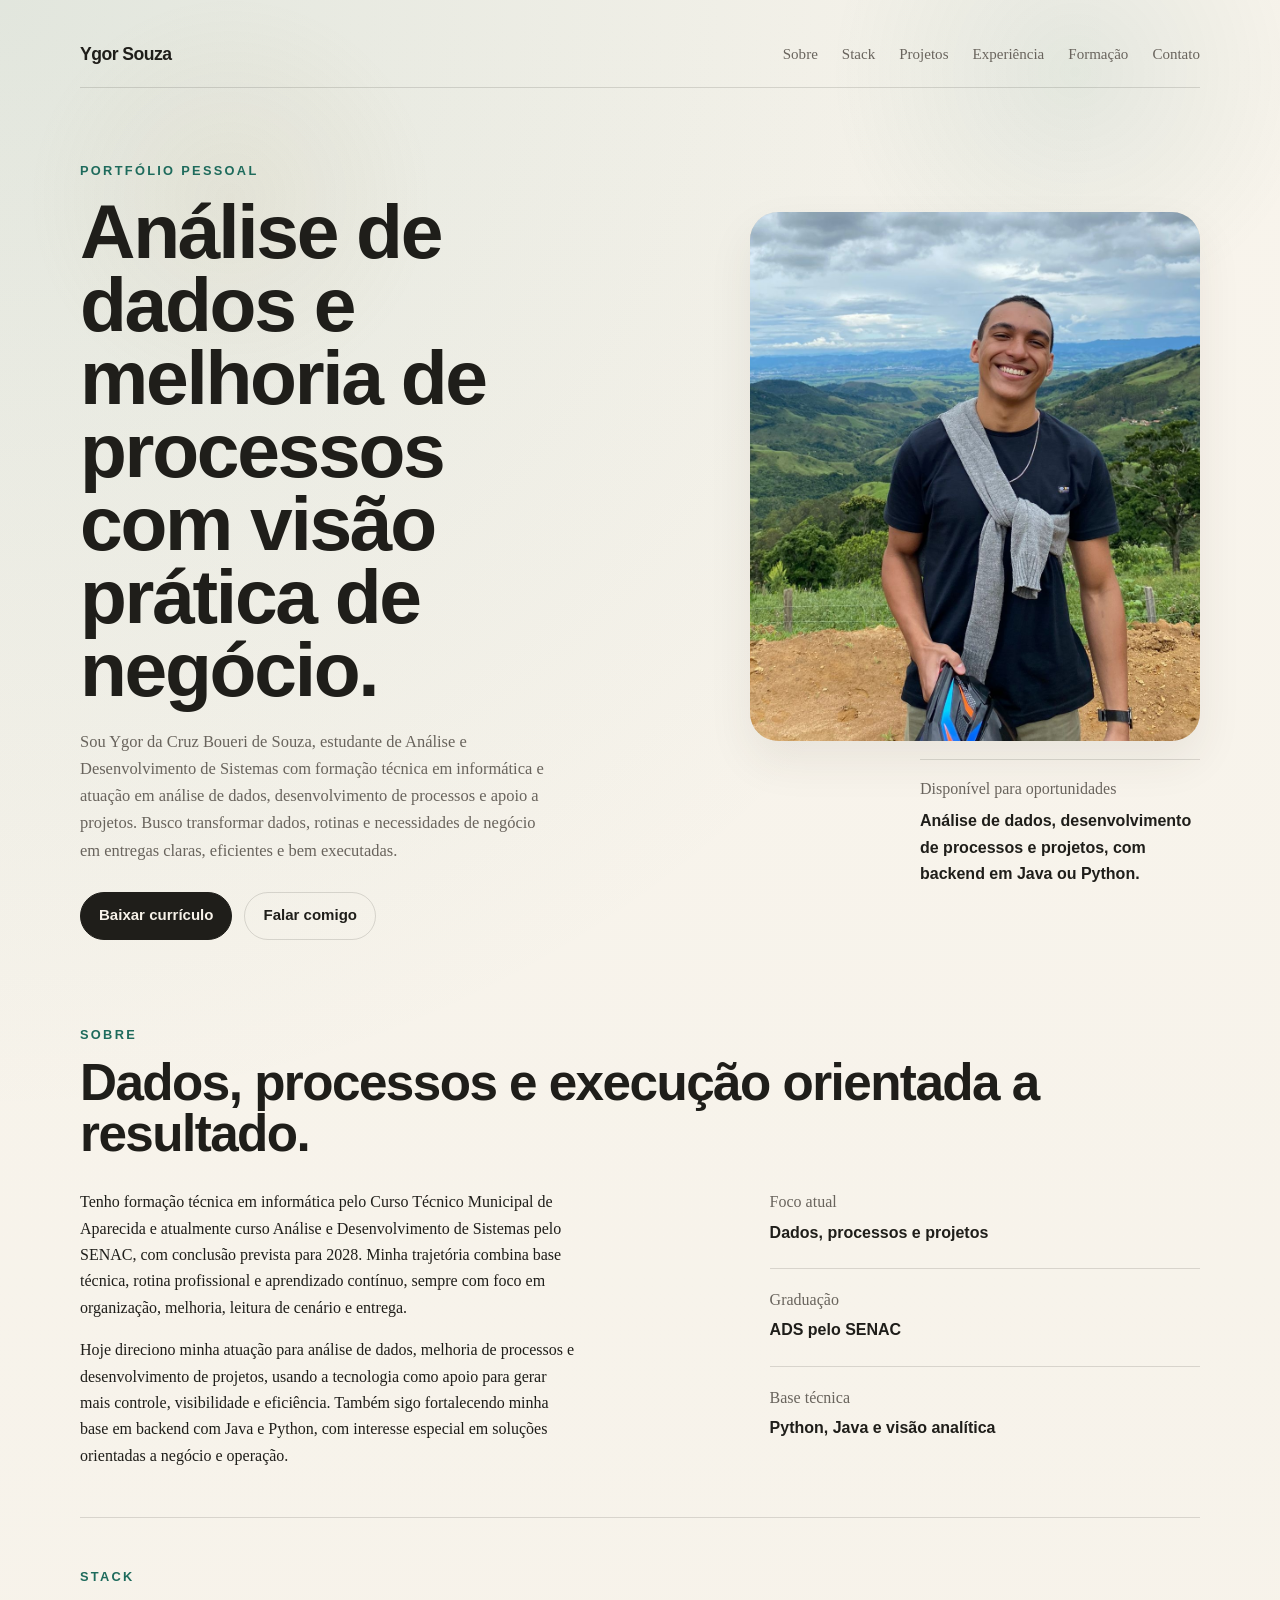
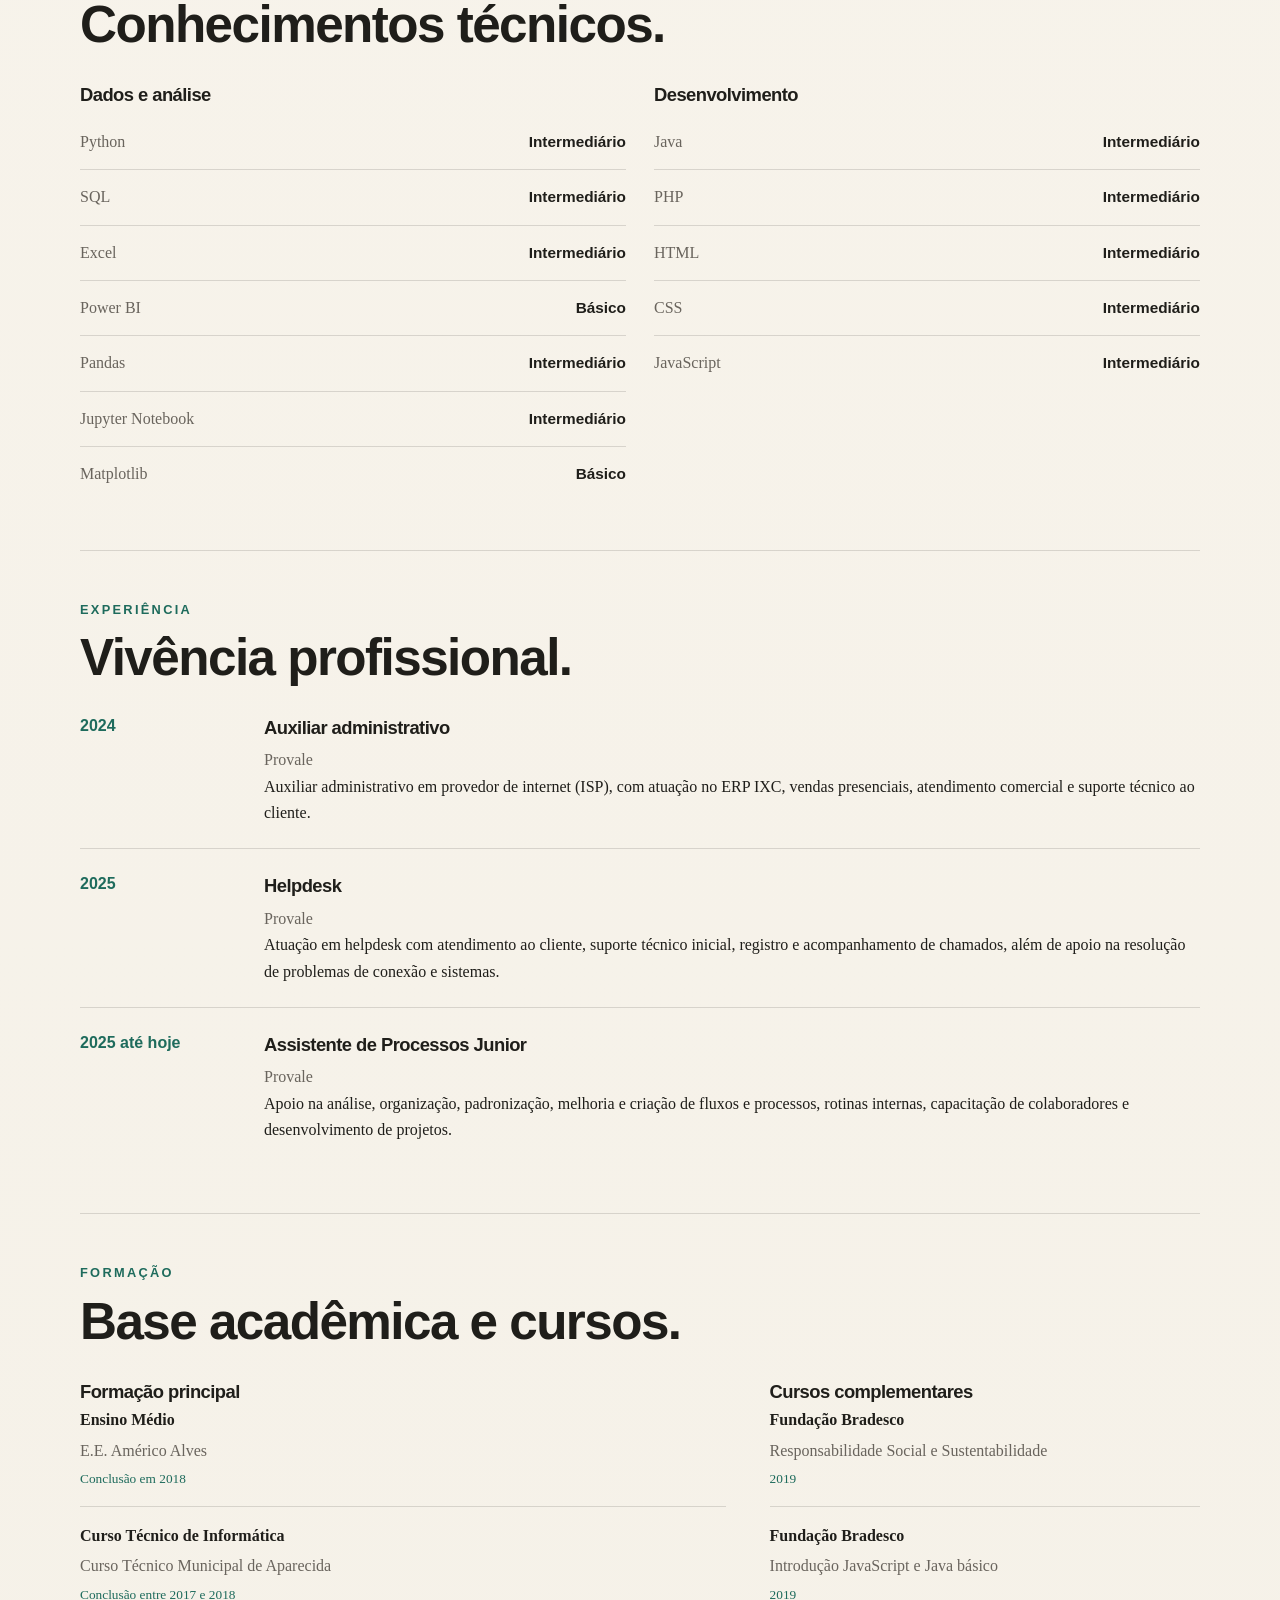
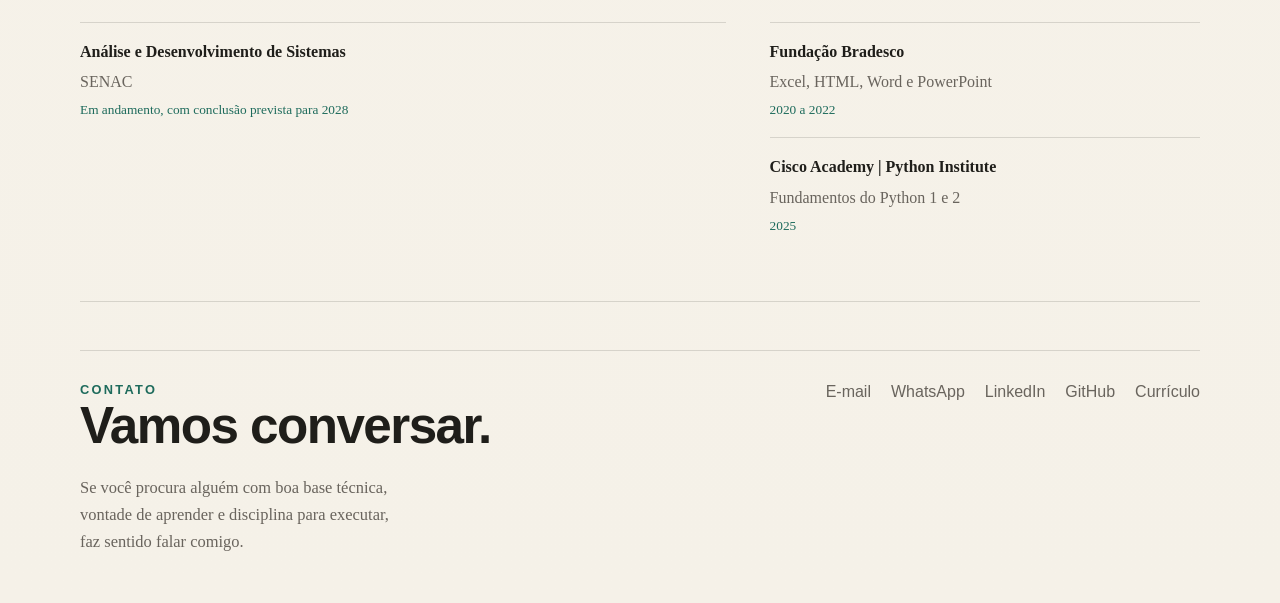
<file: index.html>
<!DOCTYPE html>
<html lang="pt-BR">
<head>
    <meta charset="UTF-8">
    <meta name="viewport" content="width=device-width, initial-scale=1.0">
    <meta name="description" content="Portfólio de Ygor da Cruz B. Souza, com foco em análise de dados, melhoria de processos, projetos e desenvolvimento backend com Java e Python.">
    <title>Ygor da Cruz B. Souza | Portfólio</title>
    <link rel="icon" type="image/svg+xml" href="Img/Logo.png">
    <link rel="stylesheet" href="Css/Style.css">
</head>
<body>
    <div class="page-accent" aria-hidden="true"></div>

    <!-- Navegação principal compartilhada com a página de projetos. -->
    <header class="site-header">
        <div class="shell nav-shell">
            <a class="brand reveal" href="#inicio">Ygor Souza</a>
            <nav class="site-nav reveal reveal-delay-1" aria-label="Navegação principal">
                <a href="#sobre">Sobre</a>
                <a href="#stack">Stack</a>
                <a href="projetos.html">Projetos</a>
                <a href="#experiencia">Experiência</a>
                <a href="#formacao">Formação</a>
                <a href="#contato">Contato</a>
            </nav>
        </div>
    </header>

    <main id="inicio">
        <!-- Hero com posicionamento profissional e CTA principal. -->
        <section class="hero shell">
            <div class="hero-copy">
                <p class="eyebrow reveal">Portfólio pessoal</p>
                <h1 class="reveal reveal-delay-1">Análise de dados e melhoria de processos com visão prática de negócio.</h1>
                <p class="lead reveal reveal-delay-2">
                    Sou Ygor da Cruz Boueri de Souza, estudante de Análise e Desenvolvimento de Sistemas com formação
                    técnica em informática e atuação em análise de dados, desenvolvimento de processos e apoio a
                    projetos. Busco transformar dados, rotinas e necessidades de negócio em entregas claras,
                    eficientes e bem executadas.
                </p>

                <div class="hero-actions reveal reveal-delay-3">
                    <a class="button primary" href="curriculo.pdf" target="_blank" rel="noopener noreferrer">Baixar currículo</a>
                    <a class="button ghost" href="#contato">Falar comigo</a>
                </div>
            </div>

            <div class="hero-media reveal reveal-delay-2">
                <div class="portrait-wrap">
                    <img src="Img/Ygor.jpeg" alt="Retrato de Ygor da Cruz B. Souza" class="portrait">
                </div>
                <div class="hero-note">
                    <span>Disponível para oportunidades</span>
                    <strong>Análise de dados, desenvolvimento de processos e projetos, com backend em Java ou Python.</strong>
                </div>
            </div>
        </section>

        <!-- Resumo de perfil e direcionamento atual. -->
        <section class="section shell" id="sobre">
            <div class="section-head reveal">
                <p class="eyebrow">Sobre</p>
                <h2>Dados, processos e execução orientada a resultado.</h2>
            </div>

            <div class="two-column">
                <div class="copy-block reveal reveal-delay-1">
                    <p>
                        Tenho formação técnica em informática pelo Curso Técnico Municipal de Aparecida e atualmente
                        curso Análise e Desenvolvimento de Sistemas pelo SENAC, com conclusão prevista para 2028. Minha
                        trajetória combina base técnica, rotina profissional e aprendizado contínuo, sempre com foco em
                        organização, melhoria, leitura de cenário e entrega.
                    </p>
                    <p>
                        Hoje direciono minha atuação para análise de dados, melhoria de processos e desenvolvimento de
                        projetos, usando a tecnologia como apoio para gerar mais controle, visibilidade e eficiência.
                        Também sigo fortalecendo minha base em backend com Java e Python, com interesse especial em
                        soluções orientadas a negócio e operação.
                    </p>
                </div>

                <ul class="fact-block reveal reveal-delay-2">
                    <li>
                        <span class="fact-label">Foco atual</span>
                        <strong>Dados, processos e projetos</strong>
                    </li>
                    <li>
                        <span class="fact-label">Graduação</span>
                        <strong>ADS pelo SENAC</strong>
                    </li>
                    <li>
                        <span class="fact-label">Base técnica</span>
                        <strong>Python, Java e visão analítica</strong>
                    </li>
                </ul>
            </div>
        </section>

        <!-- Conhecimentos agrupados por área para manutenção mais simples. -->
        <section class="section shell" id="stack">
            <div class="section-head reveal">
                <p class="eyebrow">Stack</p>
                <h2>Conhecimentos técnicos.</h2>
            </div>

            <div class="stack-grid">
                <article class="stack-group reveal reveal-delay-1">
                    <h3>Dados e análise</h3>
                    <ul>
                        <li><span>Python</span><strong>Intermediário</strong></li>
                        <li><span>SQL</span><strong>Intermediário</strong></li>
                        <li><span>Excel</span><strong>Intermediário</strong></li>
                        <li><span>Power BI</span><strong>Básico</strong></li>
                        <li><span>Pandas</span><strong>Intermediário</strong></li>
                        <li><span>Jupyter Notebook</span><strong>Intermediário</strong></li>
                        <li><span>Matplotlib</span><strong>Básico</strong></li>
                    </ul>
                </article>

                <article class="stack-group reveal reveal-delay-3">
                    <h3>Desenvolvimento</h3>
                    <ul>
                        <li><span>Java</span><strong>Intermediário</strong></li>
                        <li><span>PHP</span><strong>Intermediário</strong></li>
                        <li><span>HTML</span><strong>Intermediário</strong></li>
                        <li><span>CSS</span><strong>Intermediário</strong></li>
                        <li><span>JavaScript</span><strong>Intermediário</strong></li>
                    </ul>
                </article>
            </div>
        </section>

        <!-- Timeline profissional em ordem cronológica. -->
        <section class="section shell" id="experiencia">
            <div class="section-head reveal">
                <p class="eyebrow">Experiência</p>
                <h2>Vivência profissional.</h2>
            </div>

            <div class="timeline">
                <article class="timeline-item reveal reveal-delay-1">
                    <span class="timeline-year">2024</span>
                    <div>
                        <h3>Auxiliar administrativo</h3>
                        <p class="muted">Provale</p>
                        <p>Auxiliar administrativo em provedor de internet (ISP), com atuação no ERP IXC, vendas presenciais, atendimento comercial e suporte técnico ao cliente.</p>
                    </div>
                </article>

                <article class="timeline-item reveal reveal-delay-2">
                    <span class="timeline-year">2025</span>
                    <div>
                        <h3>Helpdesk</h3>
                        <p class="muted">Provale</p>
                        <p>Atuação em helpdesk com atendimento ao cliente, suporte técnico inicial, registro e acompanhamento de chamados, além de apoio na resolução de problemas de conexão e sistemas.</p>
                    </div>
                </article>

                <article class="timeline-item reveal reveal-delay-3">
                    <span class="timeline-year">2025 até hoje</span>
                    <div>
                        <h3>Assistente de Processos Junior</h3>
                        <p class="muted">Provale</p>
                        <p>Apoio na análise, organização, padronização, melhoria e criação de fluxos e processos, rotinas internas, capacitação de colaboradores e desenvolvimento de projetos.</p>
                    </div>
                </article>
            </div>
        </section>

        <!-- Formação principal separada dos cursos complementares. -->
        <section class="section shell" id="formacao">
            <div class="section-head reveal">
                <p class="eyebrow">Formação</p>
                <h2>Base acadêmica e cursos.</h2>
            </div>

            <div class="two-column education-layout">
                <div class="education-block reveal reveal-delay-1">
                    <h3>Formação principal</h3>
                    <ul class="entry-list">
                        <li>
                            <strong>Ensino Médio</strong>
                            <span>E.E. Américo Alves</span>
                            <small>Conclusão em 2018</small>
                        </li>
                        <li>
                            <strong>Curso Técnico de Informática</strong>
                            <span>Curso Técnico Municipal de Aparecida</span>
                            <small>Conclusão entre 2017 e 2018</small>
                        </li>
                        <li>
                            <strong>Análise e Desenvolvimento de Sistemas</strong>
                            <span>SENAC</span>
                            <small>Em andamento, com conclusão prevista para 2028</small>
                        </li>
                    </ul>
                </div>

                <div class="education-block reveal reveal-delay-2">
                    <h3>Cursos complementares</h3>
                    <ul class="entry-list">
                        <li>
                            <strong>Fundação Bradesco</strong>
                            <span>Responsabilidade Social e Sustentabilidade</span>
                            <small>2019</small>
                        </li>
                        <li>
                            <strong>Fundação Bradesco</strong>
                            <span>Introdução JavaScript e Java básico</span>
                            <small>2019</small>
                        </li>
                        <li>
                            <strong>Fundação Bradesco</strong>
                            <span>Excel, HTML, Word e PowerPoint</span>
                            <small>2020 a 2022</small>
                        </li>
                        <li>
                            <strong>Cisco Academy | Python Institute</strong>
                            <span>Fundamentos do Python 1 e 2</span>
                            <small>2025</small>
                        </li>
                    </ul>
                </div>
            </div>
        </section>

        <!-- Bloco final de contato com links diretos. -->
        <section class="section shell" id="contato">
            <div class="contact reveal">
                <div>
                    <p class="eyebrow">Contato</p>
                    <h2>Vamos conversar.</h2>
                    <p class="lead compact">
                        Se você procura alguém com boa base técnica, vontade de aprender e disciplina para executar, faz
                        sentido falar comigo.
                    </p>
                </div>

                <div class="contact-links">
                    <a href="mailto:ygor.c.boueri@gmail.com?subject=Contato%20via%20portf%C3%B3lio">E-mail</a>
                    <a href="https://wa.me/5512991654417?text=Ol%C3%A1" target="_blank" rel="noopener noreferrer">WhatsApp</a>
                    <a href="https://www.linkedin.com/in/ygorcruz/" target="_blank" rel="noopener noreferrer">LinkedIn</a>
                    <a href="https://github.com/YgorCruz" target="_blank" rel="noopener noreferrer">GitHub</a>
                    <a href="Curriculo.pdf" target="_blank" rel="noopener noreferrer">Currículo</a>
                </div>
            </div>
        </section>
    </main>

    <script src="Js/main.js"></script>
</body>
</html>
</file>
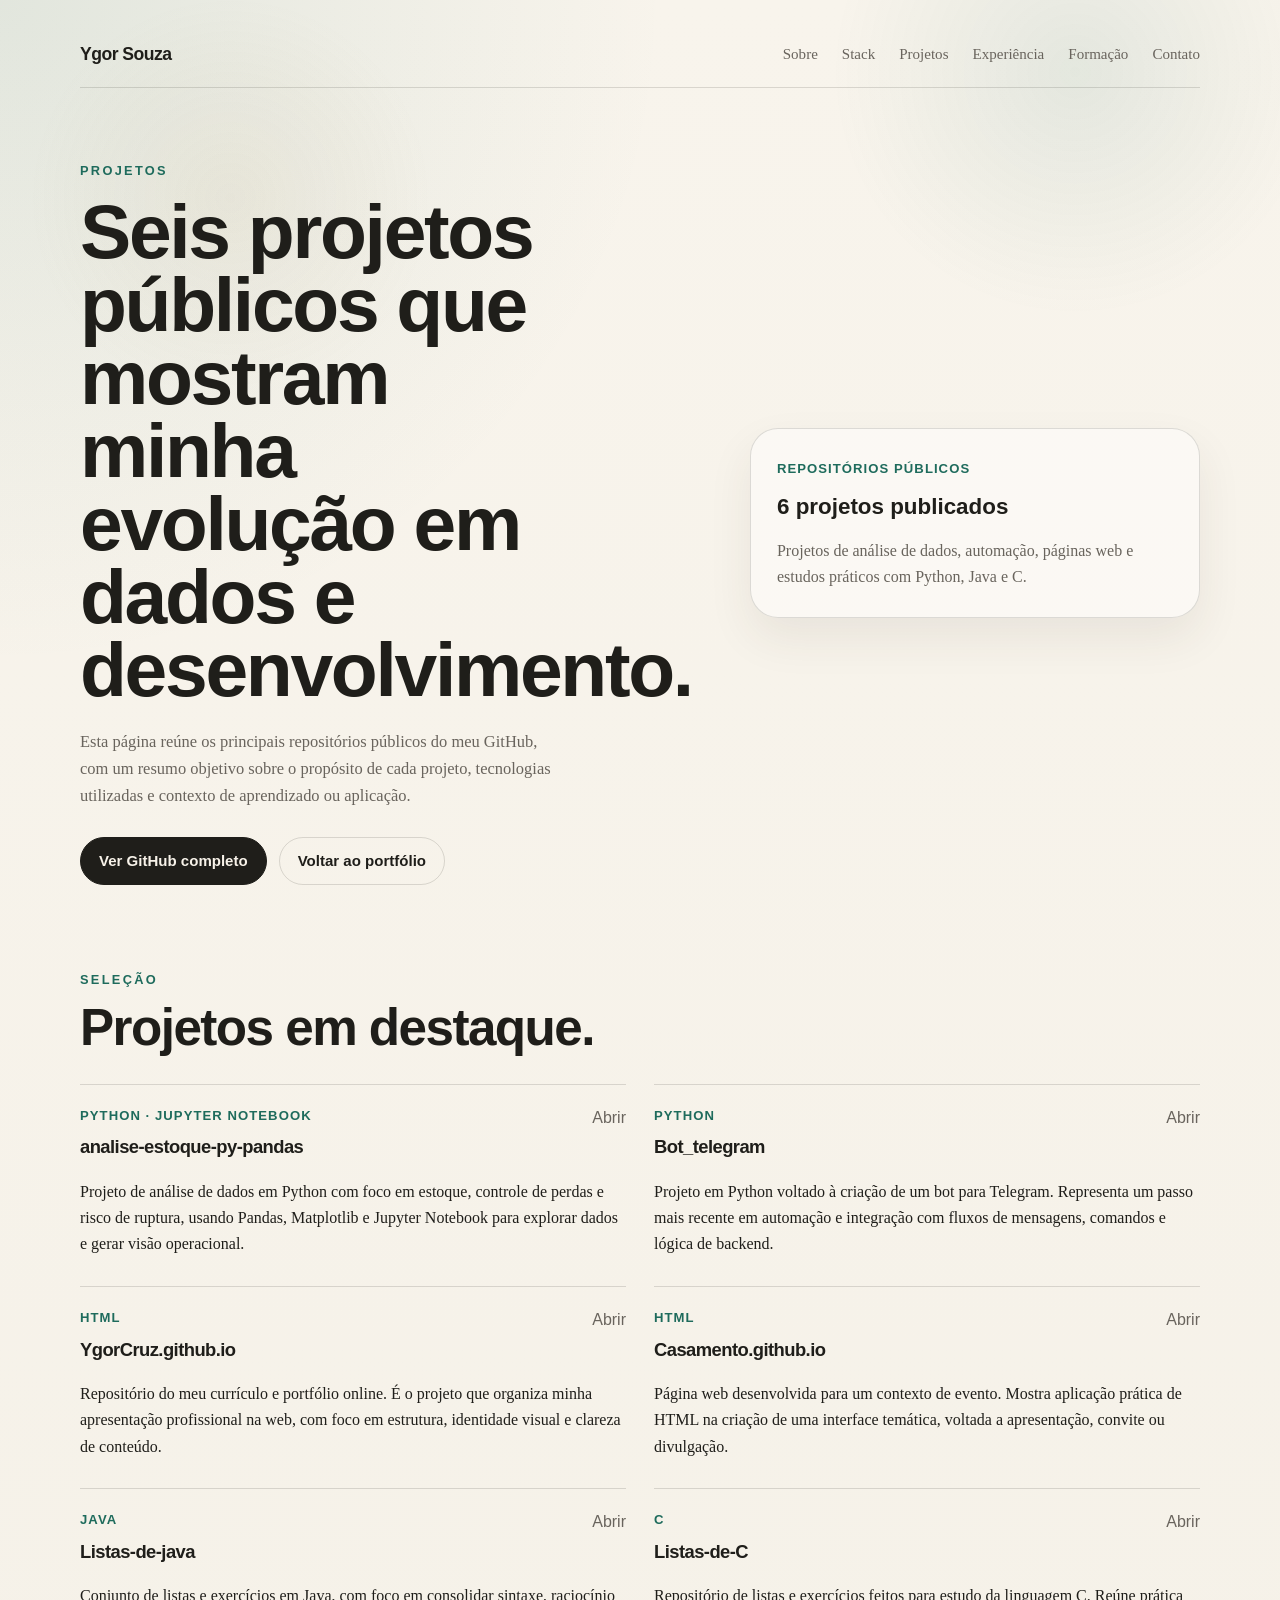
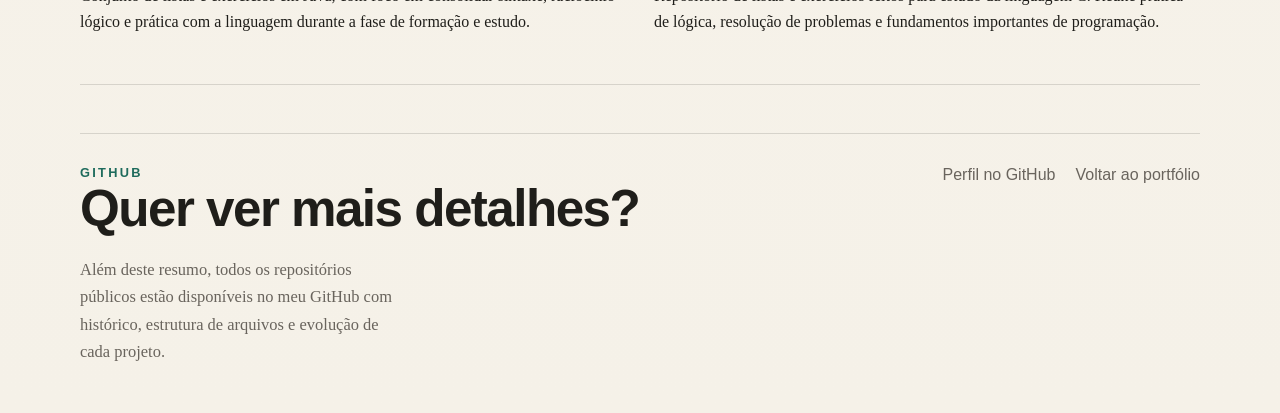
<file: projetos.html>
<!DOCTYPE html>
<html lang="pt-BR">
<head>
    <meta charset="UTF-8">
    <meta name="viewport" content="width=device-width, initial-scale=1.0">
    <meta name="description" content="Projetos públicos de Ygor da Cruz B. Souza no GitHub, com foco em prática, estudos e desenvolvimento web.">
    <title>Projetos | Ygor da Cruz B. Souza</title>
    <link rel="icon" type="image/svg+xml" href="Img/favicon.svg">
    <link rel="stylesheet" href="Css/Style.css">
</head>
<body>
    <div class="page-accent" aria-hidden="true"></div>

    <!-- Navegação reaproveitada para manter consistência entre as páginas. -->
    <header class="site-header">
        <div class="shell nav-shell">
            <a class="brand reveal" href="index.html#inicio">Ygor Souza</a>
            <nav class="site-nav reveal reveal-delay-1" aria-label="Navegação principal">
                <a href="index.html#sobre">Sobre</a>
                <a href="index.html#stack">Stack</a>
                <a href="projetos.html">Projetos</a>
                <a href="index.html#experiencia">Experiência</a>
                <a href="index.html#formacao">Formação</a>
                <a href="index.html#contato">Contato</a>
            </nav>
        </div>
    </header>

    <main id="inicio">
        <!-- Hero da página de projetos com contexto e atalhos principais. -->
        <section class="hero shell projects-hero">
            <div class="hero-copy">
                <p class="eyebrow reveal">Projetos</p>
                <h1 class="reveal reveal-delay-1">Seis projetos públicos que mostram minha evolução em dados e desenvolvimento.</h1>
                <p class="lead reveal reveal-delay-2">
                    Esta página reúne os principais repositórios públicos do meu GitHub, com um resumo objetivo sobre o
                    propósito de cada projeto, tecnologias utilizadas e contexto de aprendizado ou aplicação.
                </p>

                <div class="hero-actions reveal reveal-delay-3">
                    <a class="button primary" href="https://github.com/YgorCruz" target="_blank" rel="noopener noreferrer">Ver GitHub completo</a>
                    <a class="button ghost" href="index.html">Voltar ao portfólio</a>
                </div>
            </div>

            <div class="hero-media reveal reveal-delay-2">
                <div class="project-summary">
                    <span>Repositórios públicos</span>
                    <strong>6 projetos publicados</strong>
                    <p>Projetos de análise de dados, automação, páginas web e estudos práticos com Python, Java e C.</p>
                </div>
            </div>
        </section>

        <!-- Grade com os repositórios públicos resumidos manualmente. -->
        <section class="section shell" id="projetos-lista">
            <div class="section-head reveal">
                <p class="eyebrow">Seleção</p>
                <h2>Projetos em destaque.</h2>
            </div>

            <div class="project-grid">
                <article class="project-card reveal reveal-delay-1">
                    <div class="project-top">
                        <div>
                            <p class="project-meta">Python · Jupyter Notebook</p>
                            <h3>analise-estoque-py-pandas</h3>
                        </div>
                        <a class="project-link" href="https://github.com/YgorCruz/analise-estoque-py-pandas" target="_blank" rel="noopener noreferrer">Abrir</a>
                    </div>
                    <p>
                        Projeto de análise de dados em Python com foco em estoque, controle de perdas e risco de
                        ruptura, usando Pandas, Matplotlib e Jupyter Notebook para explorar dados e gerar visão
                        operacional.
                    </p>
                </article>

                <article class="project-card reveal reveal-delay-2">
                    <div class="project-top">
                        <div>
                            <p class="project-meta">Python</p>
                            <h3>Bot_telegram</h3>
                        </div>
                        <a class="project-link" href="https://github.com/YgorCruz/Bot_telegram" target="_blank" rel="noopener noreferrer">Abrir</a>
                    </div>
                    <p>
                        Projeto em Python voltado à criação de um bot para Telegram. Representa um passo mais recente em
                        automação e integração com fluxos de mensagens, comandos e lógica de backend.
                    </p>
                </article>

                <article class="project-card reveal reveal-delay-3">
                    <div class="project-top">
                        <div>
                            <p class="project-meta">HTML</p>
                            <h3>YgorCruz.github.io</h3>
                        </div>
                        <a class="project-link" href="https://github.com/YgorCruz/YgorCruz.github.io" target="_blank" rel="noopener noreferrer">Abrir</a>
                    </div>
                    <p>
                        Repositório do meu currículo e portfólio online. É o projeto que organiza minha apresentação
                        profissional na web, com foco em estrutura, identidade visual e clareza de conteúdo.
                    </p>
                </article>

                <article class="project-card reveal reveal-delay-1">
                    <div class="project-top">
                        <div>
                            <p class="project-meta">HTML</p>
                            <h3>Casamento.github.io</h3>
                        </div>
                        <a class="project-link" href="https://github.com/YgorCruz/Casamento.github.io" target="_blank" rel="noopener noreferrer">Abrir</a>
                    </div>
                    <p>
                        Página web desenvolvida para um contexto de evento. Mostra aplicação prática de HTML na criação
                        de uma interface temática, voltada a apresentação, convite ou divulgação.
                    </p>
                </article>

                <article class="project-card reveal reveal-delay-2">
                    <div class="project-top">
                        <div>
                            <p class="project-meta">Java</p>
                            <h3>Listas-de-java</h3>
                        </div>
                        <a class="project-link" href="https://github.com/YgorCruz/Listas-de-java" target="_blank" rel="noopener noreferrer">Abrir</a>
                    </div>
                    <p>
                        Conjunto de listas e exercícios em Java, com foco em consolidar sintaxe, raciocínio lógico e
                        prática com a linguagem durante a fase de formação e estudo.
                    </p>
                </article>

                <article class="project-card reveal reveal-delay-3">
                    <div class="project-top">
                        <div>
                            <p class="project-meta">C</p>
                            <h3>Listas-de-C</h3>
                        </div>
                        <a class="project-link" href="https://github.com/YgorCruz/Listas-de-C" target="_blank" rel="noopener noreferrer">Abrir</a>
                    </div>
                    <p>
                        Repositório de listas e exercícios feitos para estudo da linguagem C. Reúne prática de lógica,
                        resolução de problemas e fundamentos importantes de programação.
                    </p>
                </article>

            </div>
        </section>

        <!-- Fechamento com link para o perfil completo no GitHub. -->
        <section class="section shell">
            <div class="contact reveal">
                <div>
                    <p class="eyebrow">GitHub</p>
                    <h2>Quer ver mais detalhes?</h2>
                    <p class="lead compact">
                        Além deste resumo, todos os repositórios públicos estão disponíveis no meu GitHub com histórico,
                        estrutura de arquivos e evolução de cada projeto.
                    </p>
                </div>

                <div class="contact-links">
                    <a href="https://github.com/YgorCruz" target="_blank" rel="noopener noreferrer">Perfil no GitHub</a>
                    <a href="index.html">Voltar ao portfólio</a>
                </div>
            </div>
        </section>
    </main>

    <script src="Js/main.js"></script>
</body>
</html>
</file>
<file: Css/Style.css>
:root {
    /* Tokens visuais centrais usados nas duas páginas. */
    --bg: #f5f1e8;
    --surface: rgba(255, 255, 255, 0.72);
    --surface-strong: rgba(255, 255, 255, 0.9);
    --text: #1f1e1a;
    --muted: #69645d;
    --line: rgba(31, 30, 26, 0.14);
    --accent: #1e6b5c;
    --accent-soft: rgba(30, 107, 92, 0.12);
    --shadow: 0 20px 45px rgba(63, 52, 35, 0.08);
    --radius-lg: 28px;
    --radius-md: 18px;
    --radius-sm: 12px;
    --content: 1120px;
}

* {
    box-sizing: border-box;
    margin: 0;
    padding: 0;
}

html {
    scroll-behavior: smooth;
}

body {
    background:
        radial-gradient(circle at top left, rgba(30, 107, 92, 0.1), transparent 28%),
        linear-gradient(180deg, #f8f4ec 0%, var(--bg) 100%);
    color: var(--text);
    font-family: Georgia, "Times New Roman", serif;
    line-height: 1.65;
}

body::selection {
    background: rgba(30, 107, 92, 0.16);
}

a {
    color: inherit;
    text-decoration: none;
}

img {
    display: block;
    max-width: 100%;
}

.page-accent {
    /* Camada decorativa fixa para evitar fundo totalmente plano. */
    position: fixed;
    inset: 0;
    pointer-events: none;
    background:
        radial-gradient(circle at 84% 8%, rgba(30, 107, 92, 0.09), transparent 18%),
        radial-gradient(circle at 18% 22%, rgba(176, 146, 92, 0.08), transparent 16%);
    z-index: -1;
}

.shell {
    width: min(var(--content), calc(100% - 40px));
    margin: 0 auto;
}

.site-header {
    padding: 22px 0 0;
}

.nav-shell {
    display: flex;
    justify-content: space-between;
    align-items: center;
    gap: 18px;
    padding: 18px 0;
    border-bottom: 1px solid var(--line);
}

.brand,
h1,
h2,
h3 {
    font-family: "Trebuchet MS", "Gill Sans", sans-serif;
    letter-spacing: -0.03em;
}

.brand {
    font-size: 1.1rem;
    font-weight: 700;
}

.site-nav {
    display: flex;
    flex-wrap: wrap;
    gap: 10px 24px;
    color: var(--muted);
    font-size: 0.94rem;
}

.site-nav a {
    position: relative;
}

.site-nav a::after,
.contact-links a::after {
    content: "";
    position: absolute;
    left: 0;
    bottom: -4px;
    width: 100%;
    height: 1px;
    background: currentColor;
    transform: scaleX(0);
    transform-origin: left;
    transition: transform 0.24s ease;
}

.site-nav a:hover::after,
.site-nav a:focus-visible::after,
.contact-links a:hover::after,
.contact-links a:focus-visible::after {
    transform: scaleX(1);
}

.hero {
    /* A hero quebra para uma coluna em telas menores para evitar sobreposição. */
    display: grid;
    grid-template-columns: minmax(0, 1.1fr) minmax(280px, 0.8fr);
    gap: clamp(28px, 4vw, 54px);
    align-items: center;
    padding: 72px 0 36px;
}

.hero-copy,
.hero-media,
.copy-block,
.education-block,
.stack-group {
    min-width: 0;
}

.eyebrow {
    color: var(--accent);
    font-family: "Trebuchet MS", "Gill Sans", sans-serif;
    font-size: 0.8rem;
    font-weight: 700;
    letter-spacing: 0.18em;
    text-transform: uppercase;
}

h1 {
    max-width: 11ch;
    margin-top: 14px;
    font-size: clamp(2.8rem, 6vw, 5.4rem);
    line-height: 0.95;
}

h2 {
    font-size: clamp(2rem, 4vw, 3.4rem);
    line-height: 1;
}

h3 {
    font-size: 1.15rem;
}

.lead {
    max-width: 58ch;
    margin-top: 22px;
    color: var(--muted);
    font-size: 1.03rem;
}

.lead.compact {
    max-width: 40ch;
}

.hero-actions {
    display: flex;
    flex-wrap: wrap;
    gap: 12px;
    margin-top: 28px;
}

.button {
    display: inline-flex;
    align-items: center;
    justify-content: center;
    min-height: 48px;
    padding: 0 18px;
    border-radius: 999px;
    border: 1px solid var(--line);
    font-family: "Trebuchet MS", "Gill Sans", sans-serif;
    font-size: 0.94rem;
    font-weight: 700;
    transition: transform 0.22s ease, background-color 0.22s ease, border-color 0.22s ease;
}

.button:hover,
.button:focus-visible {
    transform: translateY(-2px);
}

.button.primary {
    background: var(--text);
    border-color: var(--text);
    color: #f7f2e9;
}

.button.ghost {
    background: transparent;
}

.hero-media {
    position: relative;
}

.hero-copy h1,
.hero-copy .lead,
.hero-copy .hero-actions {
    position: relative;
    z-index: 1;
}

.portrait-wrap {
    overflow: hidden;
    border-radius: var(--radius-lg);
    background: #ddd5c9;
    box-shadow: var(--shadow);
    width: 100%;
}

.portrait {
    width: 100%;
    aspect-ratio: 0.92 / 1.08;
    object-fit: cover;
    object-position: center top;
}

.hero-note {
    max-width: 280px;
    margin-top: 18px;
    margin-left: auto;
    padding-top: 16px;
    border-top: 1px solid var(--line);
    color: var(--muted);
}

.hero-note span,
.fact-label,
.muted,
.stack-group li span,
.entry-list span {
    color: var(--muted);
}

.hero-note strong {
    display: block;
    margin-top: 6px;
    color: var(--text);
    font-family: "Trebuchet MS", "Gill Sans", sans-serif;
}

.project-summary {
    /* Caixa resumida usada no topo da página de projetos. */
    padding: 26px;
    border: 1px solid var(--line);
    border-radius: var(--radius-lg);
    background: rgba(255, 255, 255, 0.45);
    box-shadow: var(--shadow);
}

.project-summary span,
.project-meta {
    color: var(--accent);
    font-family: "Trebuchet MS", "Gill Sans", sans-serif;
    font-size: 0.82rem;
    font-weight: 700;
    letter-spacing: 0.08em;
    text-transform: uppercase;
}

.project-summary strong {
    display: block;
    margin-top: 8px;
    font-family: "Trebuchet MS", "Gill Sans", sans-serif;
    font-size: 1.4rem;
}

.project-summary p {
    margin-top: 12px;
    color: var(--muted);
}

.section {
    padding: 48px 0;
    scroll-margin-top: 60px;
}

.section + .section {
    border-top: 1px solid var(--line);
}

.section-head {
    margin-bottom: 30px;
}

.section-head h2 {
    margin-top: 12px;
}

.two-column {
    display: grid;
    grid-template-columns: minmax(0, 1.2fr) minmax(280px, 0.8fr);
    gap: 44px;
}

.copy-block p {
    max-width: 62ch;
}

.copy-block p + p {
    margin-top: 16px;
}

.fact-block,
.stack-group ul,
.entry-list {
    list-style: none;
}

.fact-block {
    display: grid;
    gap: 22px;
    align-content: start;
}

.fact-block li,
.timeline-item,
.stack-group li,
.entry-list li,
.contact {
    border-top: 1px solid var(--line);
}

.fact-block li {
    padding-top: 18px;
}

.fact-block li:first-child,
.timeline-item:first-child,
.stack-group li:first-child,
.entry-list li:first-child {
    padding-top: 0;
    border-top: 0;
}

.fact-block strong,
.stack-group li strong {
    display: block;
    margin-top: 4px;
    font-family: "Trebuchet MS", "Gill Sans", sans-serif;
}

.stack-grid {
    display: grid;
    grid-template-columns: repeat(2, minmax(0, 1fr));
    gap: 28px;
}

/* Cards usados apenas na listagem de projetos. */
.project-grid {
    display: grid;
    grid-template-columns: repeat(2, minmax(0, 1fr));
    gap: 28px;
}

.stack-group h3 {
    margin-bottom: 18px;
}

.project-card {
    display: grid;
    gap: 16px;
    padding-top: 20px;
    border-top: 1px solid var(--line);
}

.project-top {
    display: flex;
    justify-content: space-between;
    align-items: flex-start;
    gap: 16px;
}

.project-top h3 {
    margin-top: 6px;
}

.project-link {
    position: relative;
    color: var(--muted);
    font-family: "Trebuchet MS", "Gill Sans", sans-serif;
    white-space: nowrap;
}

.project-link::after {
    content: "";
    position: absolute;
    left: 0;
    bottom: -4px;
    width: 100%;
    height: 1px;
    background: currentColor;
    transform: scaleX(0);
    transform-origin: left;
    transition: transform 0.24s ease;
}

.project-link:hover::after,
.project-link:focus-visible::after {
    transform: scaleX(1);
}

.stack-group li {
    display: flex;
    justify-content: space-between;
    gap: 18px;
    padding: 14px 0;
}

.stack-group li strong {
    margin-top: 0;
    text-align: right;
    font-size: 0.96rem;
    font-weight: 700;
}

.timeline {
    /* A timeline usa duas colunas no desktop e colapsa no mobile. */
    display: grid;
}

.timeline-item {
    display: grid;
    grid-template-columns: 160px minmax(0, 1fr);
    gap: 24px;
    padding: 22px 0;
}

.timeline-year {
    color: var(--accent);
    font-family: "Trebuchet MS", "Gill Sans", sans-serif;
    font-weight: 700;
}

.timeline-item h3 {
    margin-bottom: 4px;
}

.entry-list li {
    display: grid;
    gap: 4px;
    padding: 16px 0;
}

.entry-list small {
    color: var(--accent);
}

.contact {
    display: grid;
    grid-template-columns: minmax(0, 1fr) auto;
    gap: 28px;
    padding-top: 28px;
}

.contact-links {
    display: flex;
    flex-wrap: wrap;
    align-content: start;
    justify-content: flex-end;
    gap: 12px 20px;
    font-family: "Trebuchet MS", "Gill Sans", sans-serif;
}

.contact-links a {
    position: relative;
    color: var(--muted);
}

@media (max-width: 1100px) {
    .hero {
        grid-template-columns: 1fr;
        align-items: start;
    }

    .hero-media {
        max-width: 560px;
    }

    h1 {
        max-width: 100%;
    }
}

.reveal {
    /* Estado inicial das animações observadas pelo IntersectionObserver. */
    opacity: 0;
    transform: translateY(28px);
    transition: opacity 0.8s ease, transform 0.8s ease;
}

.reveal-delay-1 {
    transition-delay: 0.08s;
}

.reveal-delay-2 {
    transition-delay: 0.16s;
}

.reveal-delay-3 {
    transition-delay: 0.24s;
}

.reveal.is-visible {
    opacity: 1;
    transform: translateY(0);
}

@media (max-width: 960px) {
    /* Breakpoint principal de empilhamento dos blocos em coluna única. */
    .hero,
    .two-column,
    .stack-grid,
    .project-grid,
    .contact {
        grid-template-columns: 1fr;
    }

    h1 {
        max-width: 100%;
    }

    .hero {
        gap: 32px;
    }

    .hero-media {
        max-width: 100%;
    }

    .contact-links {
        justify-content: flex-start;
    }
}

@media (max-width: 720px) {
    .shell {
        width: min(var(--content), calc(100% - 24px));
    }

    .nav-shell {
        flex-direction: column;
        align-items: flex-start;
    }

    .hero {
        padding-top: 40px;
    }

    .timeline-item {
        grid-template-columns: 1fr;
        gap: 10px;
    }

    .stack-group li {
        flex-direction: column;
    }

    .stack-group li strong {
        text-align: left;
    }
}

@media (prefers-reduced-motion: reduce) {
    /* Remove animações quando o usuário prefere menos movimento. */
    html {
        scroll-behavior: auto;
    }

    .reveal,
    .reveal-delay-1,
    .reveal-delay-2,
    .reveal-delay-3 {
        opacity: 1;
        transform: none;
        transition: none;
    }
}
</file>
